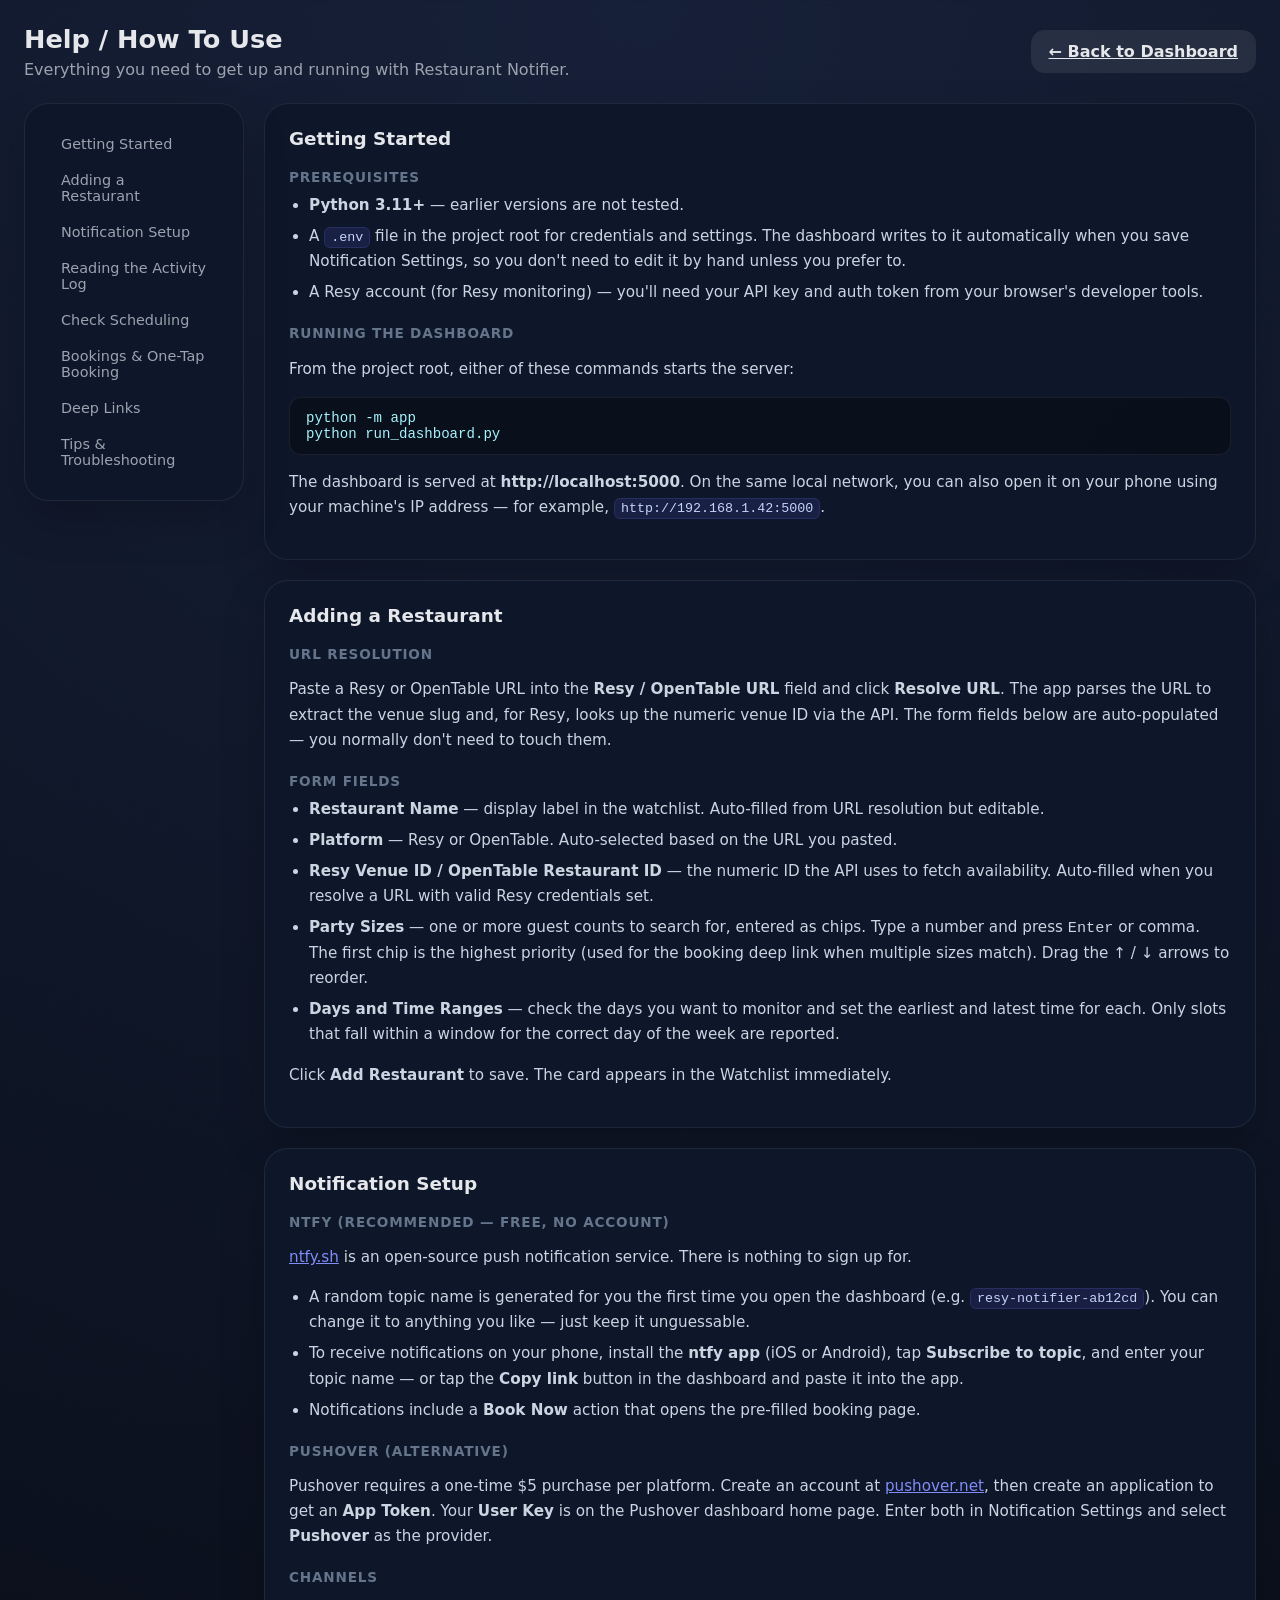
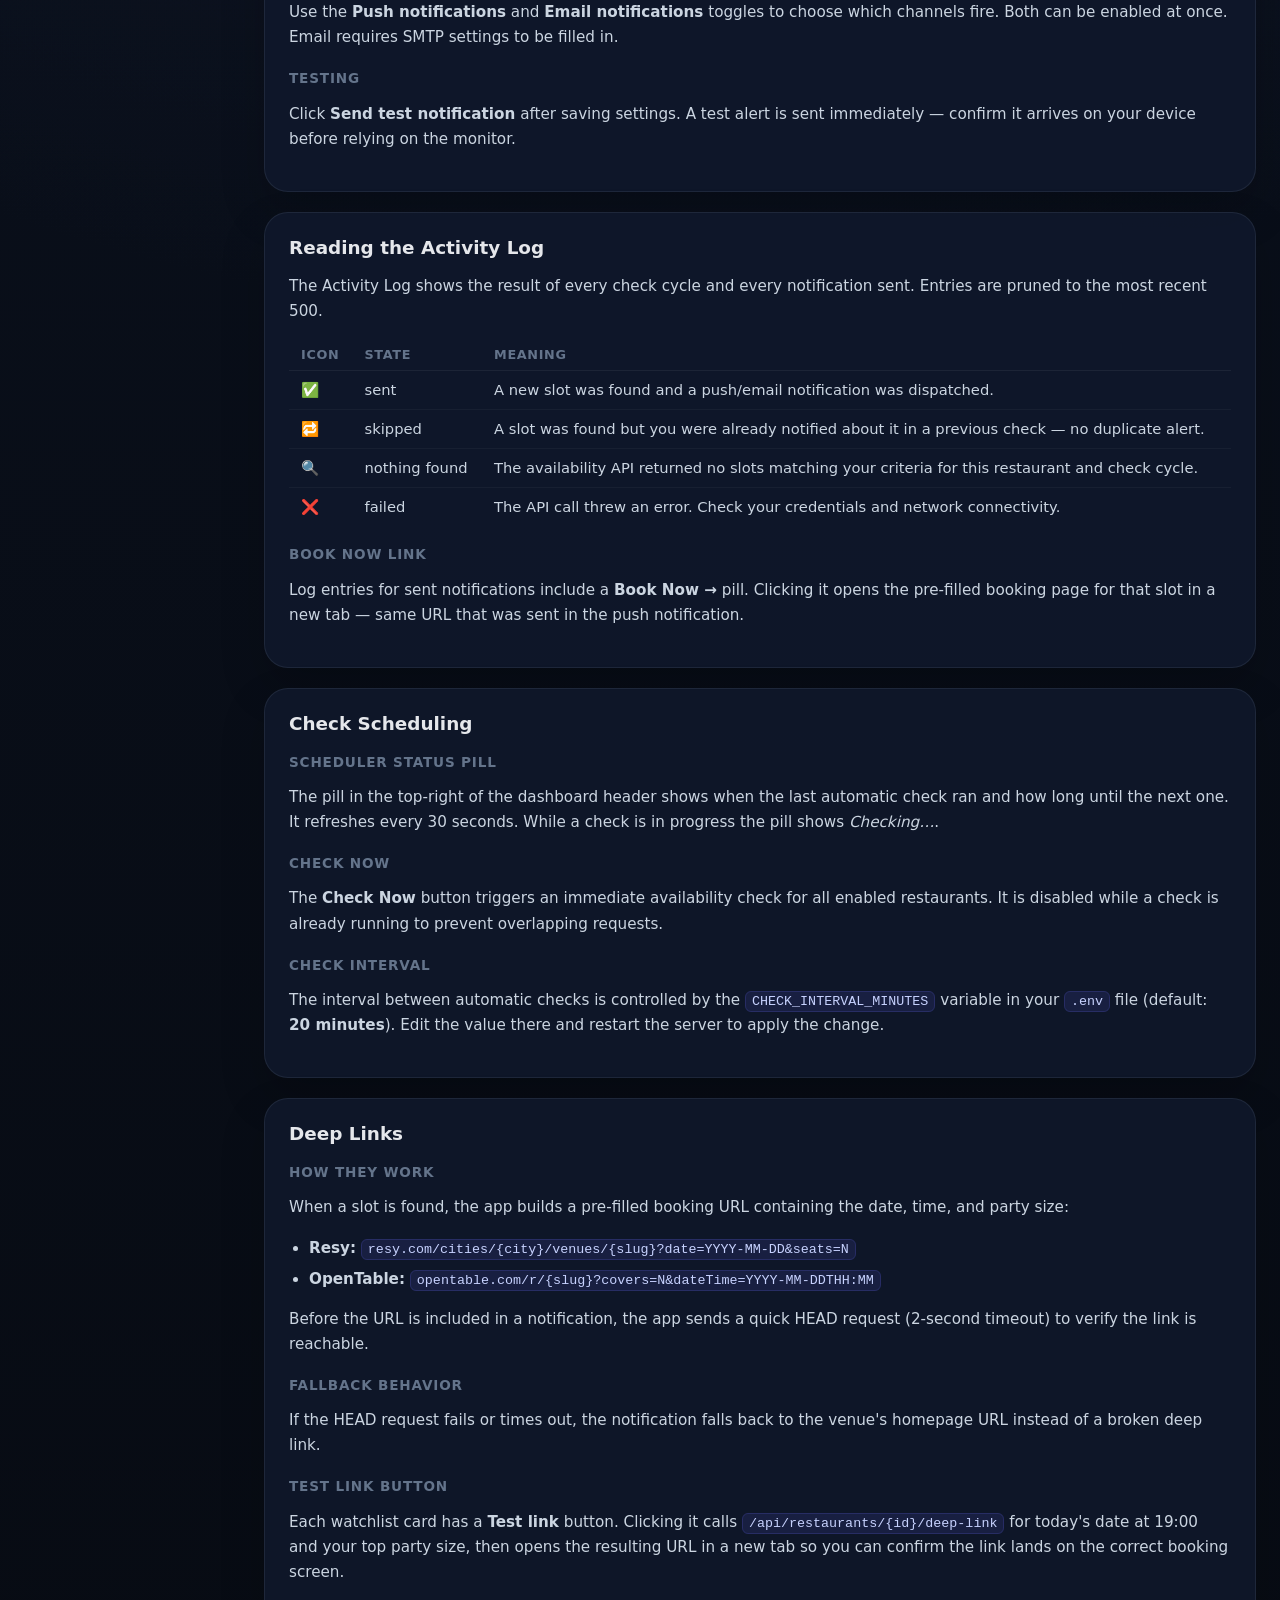
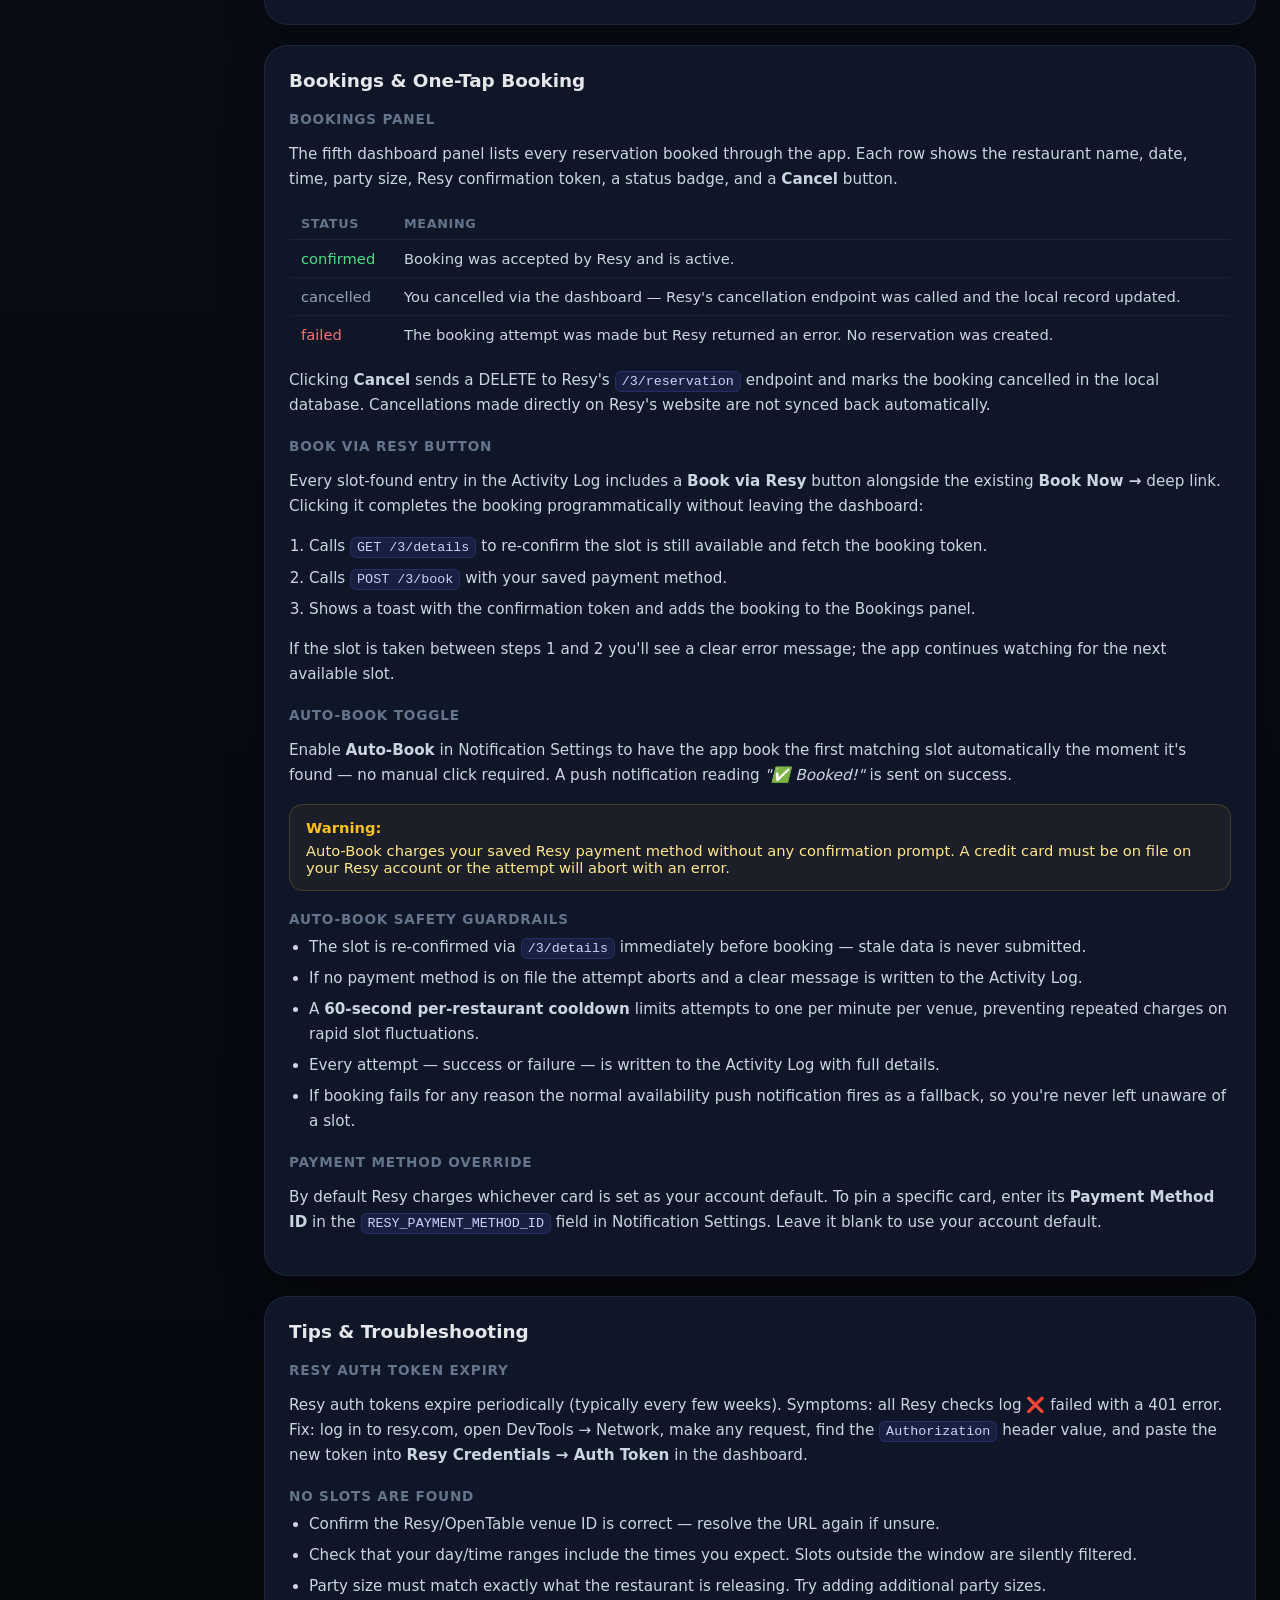
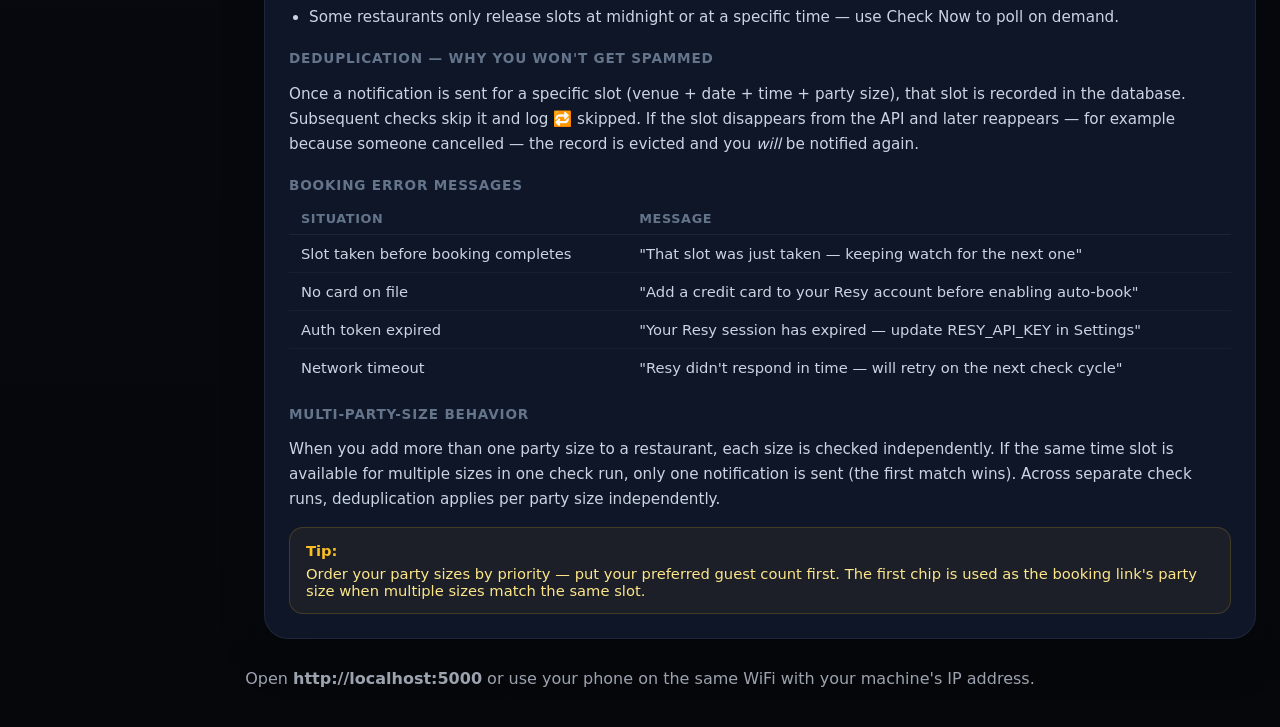
<file: templates/help.html>
<!DOCTYPE html>
<html lang="en">
<head>
  <meta charset="UTF-8" />
  <meta name="viewport" content="width=device-width, initial-scale=1.0" />
  <title>Help — Restaurant Notifier</title>
  <link rel="stylesheet" href="/static/style.css" />
  <style>
    .help-layout {
      display: grid;
      gap: 20px;
      grid-template-columns: 220px 1fr;
      align-items: start;
    }

    .help-toc {
      position: sticky;
      top: 24px;
    }

    .help-toc ul {
      list-style: none;
      margin: 0;
      padding: 0;
      display: grid;
      gap: 4px;
    }

    .help-toc li a {
      display: block;
      padding: 8px 12px;
      border-radius: 10px;
      color: #9ca3af;
      text-decoration: none;
      font-size: 0.9rem;
      transition: background 0.15s, color 0.15s;
    }

    .help-toc li a:hover {
      background: rgba(255, 255, 255, 0.05);
      color: #e5e7eb;
    }

    .help-body {
      display: grid;
      gap: 20px;
    }

    .help-section {
      scroll-margin-top: 24px;
    }

    .help-section h2 {
      margin: 0 0 16px;
      font-size: 1.15rem;
    }

    .help-section h3 {
      margin: 20px 0 8px;
      font-size: 0.85rem;
      font-weight: 600;
      text-transform: uppercase;
      letter-spacing: 0.06em;
      color: #64748b;
    }

    .help-section p,
    .help-section li {
      color: #cbd5e1;
      line-height: 1.65;
      font-size: 0.95rem;
    }

    .help-section ul,
    .help-section ol {
      margin: 8px 0 0;
      padding-left: 20px;
      display: grid;
      gap: 6px;
    }

    code {
      font-family: "Cascadia Code", "Fira Code", ui-monospace, monospace;
      font-size: 0.88em;
      padding: 2px 6px;
      border-radius: 6px;
      background: rgba(99, 102, 241, 0.12);
      color: #c7d2fe;
      border: 1px solid rgba(99, 102, 241, 0.2);
    }

    .cmd-block {
      display: block;
      width: 100%;
      margin: 10px 0;
      padding: 12px 16px;
      border-radius: 12px;
      background: rgba(0, 0, 0, 0.35);
      border: 1px solid rgba(255, 255, 255, 0.07);
      color: #a5f3fc;
      font-family: "Cascadia Code", "Fira Code", ui-monospace, monospace;
      font-size: 0.88rem;
      white-space: pre;
      overflow-x: auto;
    }

    .log-table {
      width: 100%;
      border-collapse: collapse;
      margin-top: 10px;
      font-size: 0.92rem;
    }

    .log-table th {
      text-align: left;
      padding: 8px 12px;
      color: #64748b;
      font-size: 0.8rem;
      font-weight: 600;
      text-transform: uppercase;
      letter-spacing: 0.05em;
      border-bottom: 1px solid rgba(255, 255, 255, 0.06);
    }

    .log-table td {
      padding: 10px 12px;
      color: #cbd5e1;
      border-bottom: 1px solid rgba(255, 255, 255, 0.04);
      vertical-align: top;
    }

    .log-table tr:last-child td {
      border-bottom: none;
    }

    .callout {
      display: grid;
      gap: 6px;
      padding: 14px 16px;
      border-radius: 14px;
      background: rgba(251, 191, 36, 0.06);
      border: 1px solid rgba(251, 191, 36, 0.18);
      color: #fde68a;
      font-size: 0.92rem;
      margin-top: 12px;
    }

    .callout strong {
      color: #fbbf24;
    }

    @media (max-width: 860px) {
      .help-layout {
        grid-template-columns: 1fr;
      }
      .help-toc {
        position: static;
      }
    }
  </style>
</head>
<body>
  <div class="page-shell">
    <header class="app-header">
      <div>
        <h1>Help / How To Use</h1>
        <p>Everything you need to get up and running with Restaurant Notifier.</p>
      </div>
      <a href="/" class="button button-secondary">← Back to Dashboard</a>
    </header>

    <div class="help-layout">

      <!-- Table of Contents -->
      <nav class="panel help-toc" aria-label="Page sections">
        <ul>
          <li><a href="#getting-started">Getting Started</a></li>
          <li><a href="#adding-restaurant">Adding a Restaurant</a></li>
          <li><a href="#notifications">Notification Setup</a></li>
          <li><a href="#activity-log">Reading the Activity Log</a></li>
          <li><a href="#scheduling">Check Scheduling</a></li>
          <li><a href="#bookings">Bookings &amp; One-Tap Booking</a></li>
          <li><a href="#deep-links">Deep Links</a></li>
          <li><a href="#tips">Tips &amp; Troubleshooting</a></li>
        </ul>
      </nav>

      <div class="help-body">

        <!-- Getting Started -->
        <section id="getting-started" class="panel help-section">
          <h2>Getting Started</h2>

          <h3>Prerequisites</h3>
          <ul>
            <li><strong>Python 3.11+</strong> — earlier versions are not tested.</li>
            <li>A <code>.env</code> file in the project root for credentials and settings. The dashboard writes to it automatically when you save Notification Settings, so you don't need to edit it by hand unless you prefer to.</li>
            <li>A Resy account (for Resy monitoring) — you'll need your API key and auth token from your browser's developer tools.</li>
          </ul>

          <h3>Running the dashboard</h3>
          <p>From the project root, either of these commands starts the server:</p>
          <code class="cmd-block">python -m app
python run_dashboard.py</code>
          <p>The dashboard is served at <strong>http://localhost:5000</strong>. On the same local network, you can also open it on your phone using your machine's IP address — for example, <code>http://192.168.1.42:5000</code>.</p>
        </section>

        <!-- Adding a Restaurant -->
        <section id="adding-restaurant" class="panel help-section">
          <h2>Adding a Restaurant</h2>

          <h3>URL resolution</h3>
          <p>Paste a Resy or OpenTable URL into the <strong>Resy / OpenTable URL</strong> field and click <strong>Resolve URL</strong>. The app parses the URL to extract the venue slug and, for Resy, looks up the numeric venue ID via the API. The form fields below are auto-populated — you normally don't need to touch them.</p>

          <h3>Form fields</h3>
          <ul>
            <li><strong>Restaurant Name</strong> — display label in the watchlist. Auto-filled from URL resolution but editable.</li>
            <li><strong>Platform</strong> — Resy or OpenTable. Auto-selected based on the URL you pasted.</li>
            <li><strong>Resy Venue ID / OpenTable Restaurant ID</strong> — the numeric ID the API uses to fetch availability. Auto-filled when you resolve a URL with valid Resy credentials set.</li>
            <li><strong>Party Sizes</strong> — one or more guest counts to search for, entered as chips. Type a number and press <kbd>Enter</kbd> or comma. The first chip is the highest priority (used for the booking deep link when multiple sizes match). Drag the ↑ / ↓ arrows to reorder.</li>
            <li><strong>Days and Time Ranges</strong> — check the days you want to monitor and set the earliest and latest time for each. Only slots that fall within a window for the correct day of the week are reported.</li>
          </ul>

          <p>Click <strong>Add Restaurant</strong> to save. The card appears in the Watchlist immediately.</p>
        </section>

        <!-- Notification Setup -->
        <section id="notifications" class="panel help-section">
          <h2>Notification Setup</h2>

          <h3>ntfy (recommended — free, no account)</h3>
          <p><a href="https://ntfy.sh" style="color:#818cf8">ntfy.sh</a> is an open-source push notification service. There is nothing to sign up for.</p>
          <ul>
            <li>A random topic name is generated for you the first time you open the dashboard (e.g. <code>resy-notifier-ab12cd</code>). You can change it to anything you like — just keep it unguessable.</li>
            <li>To receive notifications on your phone, install the <strong>ntfy app</strong> (iOS or Android), tap <strong>Subscribe to topic</strong>, and enter your topic name — or tap the <strong>Copy link</strong> button in the dashboard and paste it into the app.</li>
            <li>Notifications include a <strong>Book Now</strong> action that opens the pre-filled booking page.</li>
          </ul>

          <h3>Pushover (alternative)</h3>
          <p>Pushover requires a one-time $5 purchase per platform. Create an account at <a href="https://pushover.net" style="color:#818cf8">pushover.net</a>, then create an application to get an <strong>App Token</strong>. Your <strong>User Key</strong> is on the Pushover dashboard home page. Enter both in Notification Settings and select <strong>Pushover</strong> as the provider.</p>

          <h3>Channels</h3>
          <p>Use the <strong>Push notifications</strong> and <strong>Email notifications</strong> toggles to choose which channels fire. Both can be enabled at once. Email requires SMTP settings to be filled in.</p>

          <h3>Testing</h3>
          <p>Click <strong>Send test notification</strong> after saving settings. A test alert is sent immediately — confirm it arrives on your device before relying on the monitor.</p>
        </section>

        <!-- Activity Log -->
        <section id="activity-log" class="panel help-section">
          <h2>Reading the Activity Log</h2>
          <p>The Activity Log shows the result of every check cycle and every notification sent. Entries are pruned to the most recent 500.</p>

          <table class="log-table">
            <thead>
              <tr>
                <th>Icon</th>
                <th>State</th>
                <th>Meaning</th>
              </tr>
            </thead>
            <tbody>
              <tr>
                <td>✅</td>
                <td>sent</td>
                <td>A new slot was found and a push/email notification was dispatched.</td>
              </tr>
              <tr>
                <td>🔁</td>
                <td>skipped</td>
                <td>A slot was found but you were already notified about it in a previous check — no duplicate alert.</td>
              </tr>
              <tr>
                <td>🔍</td>
                <td>nothing found</td>
                <td>The availability API returned no slots matching your criteria for this restaurant and check cycle.</td>
              </tr>
              <tr>
                <td>❌</td>
                <td>failed</td>
                <td>The API call threw an error. Check your credentials and network connectivity.</td>
              </tr>
            </tbody>
          </table>

          <h3>Book Now link</h3>
          <p>Log entries for sent notifications include a <strong>Book Now →</strong> pill. Clicking it opens the pre-filled booking page for that slot in a new tab — same URL that was sent in the push notification.</p>
        </section>

        <!-- Check Scheduling -->
        <section id="scheduling" class="panel help-section">
          <h2>Check Scheduling</h2>

          <h3>Scheduler status pill</h3>
          <p>The pill in the top-right of the dashboard header shows when the last automatic check ran and how long until the next one. It refreshes every 30 seconds. While a check is in progress the pill shows <em>Checking…</em>.</p>

          <h3>Check Now</h3>
          <p>The <strong>Check Now</strong> button triggers an immediate availability check for all enabled restaurants. It is disabled while a check is already running to prevent overlapping requests.</p>

          <h3>Check interval</h3>
          <p>The interval between automatic checks is controlled by the <code>CHECK_INTERVAL_MINUTES</code> variable in your <code>.env</code> file (default: <strong>20 minutes</strong>). Edit the value there and restart the server to apply the change.</p>
        </section>

        <!-- Deep Links -->
        <section id="deep-links" class="panel help-section">
          <h2>Deep Links</h2>

          <h3>How they work</h3>
          <p>When a slot is found, the app builds a pre-filled booking URL containing the date, time, and party size:</p>
          <ul>
            <li><strong>Resy:</strong> <code>resy.com/cities/{city}/venues/{slug}?date=YYYY-MM-DD&amp;seats=N</code></li>
            <li><strong>OpenTable:</strong> <code>opentable.com/r/{slug}?covers=N&amp;dateTime=YYYY-MM-DDTHH:MM</code></li>
          </ul>
          <p>Before the URL is included in a notification, the app sends a quick HEAD request (2-second timeout) to verify the link is reachable.</p>

          <h3>Fallback behavior</h3>
          <p>If the HEAD request fails or times out, the notification falls back to the venue's homepage URL instead of a broken deep link.</p>

          <h3>Test Link button</h3>
          <p>Each watchlist card has a <strong>Test link</strong> button. Clicking it calls <code>/api/restaurants/{id}/deep-link</code> for today's date at 19:00 and your top party size, then opens the resulting URL in a new tab so you can confirm the link lands on the correct booking screen.</p>
        </section>

        <!-- Bookings & One-Tap Booking -->
        <section id="bookings" class="panel help-section">
          <h2>Bookings &amp; One-Tap Booking</h2>

          <h3>Bookings panel</h3>
          <p>The fifth dashboard panel lists every reservation booked through the app. Each row shows the restaurant name, date, time, party size, Resy confirmation token, a status badge, and a <strong>Cancel</strong> button.</p>

          <table class="log-table">
            <thead>
              <tr>
                <th>Status</th>
                <th>Meaning</th>
              </tr>
            </thead>
            <tbody>
              <tr>
                <td style="color:#4ade80">confirmed</td>
                <td>Booking was accepted by Resy and is active.</td>
              </tr>
              <tr>
                <td style="color:#94a3b8">cancelled</td>
                <td>You cancelled via the dashboard — Resy's cancellation endpoint was called and the local record updated.</td>
              </tr>
              <tr>
                <td style="color:#f87171">failed</td>
                <td>The booking attempt was made but Resy returned an error. No reservation was created.</td>
              </tr>
            </tbody>
          </table>

          <p>Clicking <strong>Cancel</strong> sends a DELETE to Resy's <code>/3/reservation</code> endpoint and marks the booking cancelled in the local database. Cancellations made directly on Resy's website are not synced back automatically.</p>

          <h3>Book via Resy button</h3>
          <p>Every slot-found entry in the Activity Log includes a <strong>Book via Resy</strong> button alongside the existing <strong>Book Now →</strong> deep link. Clicking it completes the booking programmatically without leaving the dashboard:</p>
          <ol>
            <li>Calls <code>GET /3/details</code> to re-confirm the slot is still available and fetch the booking token.</li>
            <li>Calls <code>POST /3/book</code> with your saved payment method.</li>
            <li>Shows a toast with the confirmation token and adds the booking to the Bookings panel.</li>
          </ol>
          <p>If the slot is taken between steps 1 and 2 you'll see a clear error message; the app continues watching for the next available slot.</p>

          <h3>Auto-Book toggle</h3>
          <p>Enable <strong>Auto-Book</strong> in Notification Settings to have the app book the first matching slot automatically the moment it's found — no manual click required. A push notification reading <em>"✅ Booked!"</em> is sent on success.</p>

          <div class="callout">
            <strong>Warning:</strong> Auto-Book charges your saved Resy payment method without any confirmation prompt. A credit card must be on file on your Resy account or the attempt will abort with an error.
          </div>

          <h3>Auto-Book safety guardrails</h3>
          <ul>
            <li>The slot is re-confirmed via <code>/3/details</code> immediately before booking — stale data is never submitted.</li>
            <li>If no payment method is on file the attempt aborts and a clear message is written to the Activity Log.</li>
            <li>A <strong>60-second per-restaurant cooldown</strong> limits attempts to one per minute per venue, preventing repeated charges on rapid slot fluctuations.</li>
            <li>Every attempt — success or failure — is written to the Activity Log with full details.</li>
            <li>If booking fails for any reason the normal availability push notification fires as a fallback, so you're never left unaware of a slot.</li>
          </ul>

          <h3>Payment method override</h3>
          <p>By default Resy charges whichever card is set as your account default. To pin a specific card, enter its <strong>Payment Method ID</strong> in the <code>RESY_PAYMENT_METHOD_ID</code> field in Notification Settings. Leave it blank to use your account default.</p>
        </section>

        <!-- Tips & Troubleshooting -->
        <section id="tips" class="panel help-section">
          <h2>Tips &amp; Troubleshooting</h2>

          <h3>Resy auth token expiry</h3>
          <p>Resy auth tokens expire periodically (typically every few weeks). Symptoms: all Resy checks log ❌ failed with a 401 error. Fix: log in to resy.com, open DevTools → Network, make any request, find the <code>Authorization</code> header value, and paste the new token into <strong>Resy Credentials → Auth Token</strong> in the dashboard.</p>

          <h3>No slots are found</h3>
          <ul>
            <li>Confirm the Resy/OpenTable venue ID is correct — resolve the URL again if unsure.</li>
            <li>Check that your day/time ranges include the times you expect. Slots outside the window are silently filtered.</li>
            <li>Party size must match exactly what the restaurant is releasing. Try adding additional party sizes.</li>
            <li>Some restaurants only release slots at midnight or at a specific time — use Check Now to poll on demand.</li>
          </ul>

          <h3>Deduplication — why you won't get spammed</h3>
          <p>Once a notification is sent for a specific slot (venue + date + time + party size), that slot is recorded in the database. Subsequent checks skip it and log 🔁 skipped. If the slot disappears from the API and later reappears — for example because someone cancelled — the record is evicted and you <em>will</em> be notified again.</p>

          <h3>Booking error messages</h3>
          <table class="log-table">
            <thead>
              <tr>
                <th>Situation</th>
                <th>Message</th>
              </tr>
            </thead>
            <tbody>
              <tr>
                <td>Slot taken before booking completes</td>
                <td>"That slot was just taken — keeping watch for the next one"</td>
              </tr>
              <tr>
                <td>No card on file</td>
                <td>"Add a credit card to your Resy account before enabling auto-book"</td>
              </tr>
              <tr>
                <td>Auth token expired</td>
                <td>"Your Resy session has expired — update RESY_API_KEY in Settings"</td>
              </tr>
              <tr>
                <td>Network timeout</td>
                <td>"Resy didn't respond in time — will retry on the next check cycle"</td>
              </tr>
            </tbody>
          </table>

          <h3>Multi-party-size behavior</h3>
          <p>When you add more than one party size to a restaurant, each size is checked independently. If the same time slot is available for multiple sizes in one check run, only one notification is sent (the first match wins). Across separate check runs, deduplication applies per party size independently.</p>

          <div class="callout">
            <strong>Tip:</strong> Order your party sizes by priority — put your preferred guest count first. The first chip is used as the booking link's party size when multiple sizes match the same slot.
          </div>
        </section>

      </div><!-- /.help-body -->
    </div><!-- /.help-layout -->

    <footer class="app-footer">
      <p>Open <strong>http://localhost:5000</strong> or use your phone on the same WiFi with your machine's IP address.</p>
    </footer>
  </div>
  <!-- No JS required on this page -->
</body>
</html>
</file>
<file: static/style.css>
* {
  box-sizing: border-box;
}

:root {
  color-scheme: dark;
  font-family: Inter, system-ui, -apple-system, BlinkMacSystemFont, "Segoe UI", sans-serif;
  background: #090b10;
  color: #e5e7eb;
}

body {
  margin: 0;
  min-height: 100vh;
  background: radial-gradient(circle at top, rgba(88, 111, 194, 0.15), transparent 35%),
    linear-gradient(180deg, #0b1220 0%, #05070b 100%);
}

.page-shell {
  max-width: 1300px;
  margin: 0 auto;
  padding: 24px;
}

.app-header,
.section-header {
  display: flex;
  align-items: center;
  justify-content: space-between;
  gap: 16px;
}

.app-header {
  margin-bottom: 24px;
}

.app-header h1,
.section-header h2 {
  margin: 0;
  font-size: 1.6rem;
}

.app-header p {
  margin: 6px 0 0;
  color: #9ca3af;
}

.header-controls {
  display: flex;
  align-items: center;
  gap: 10px;
}

.status-pill {
  display: inline-flex;
  padding: 10px 14px;
  border-radius: 999px;
  background: rgba(255, 255, 255, 0.06);
  border: 1px solid rgba(255, 255, 255, 0.08);
  color: #d1d5db;
  font-size: 0.95rem;
}

.user-pill {
  display: inline-flex;
  padding: 6px 12px;
  border-radius: 999px;
  background: rgba(99, 102, 241, 0.15);
  border: 1px solid rgba(99, 102, 241, 0.25);
  color: #a5b4fc;
  font-size: 0.85rem;
}

.dashboard-grid {
  display: grid;
  gap: 20px;
  grid-template-columns: 1fr 1.25fr;
}

.panel {
  background: rgba(15, 23, 42, 0.96);
  border: 1px solid rgba(148, 163, 184, 0.12);
  border-radius: 24px;
  padding: 24px;
  box-shadow: 0 20px 45px rgba(0, 0, 0, 0.18);
}

.panel-highlight {
  grid-column: 1 / -1;
}

.panel-card-list {
  min-height: 360px;
}

.panel-log,
.panel-settings {
  grid-column: 1 / -1;
}

.card-list,
.log-list {
  display: grid;
  gap: 16px;
}

.restaurant-card {
  background: rgba(30, 41, 59, 0.96);
  border: 1px solid rgba(148, 163, 184, 0.12);
  border-radius: 18px;
  padding: 18px;
}

.card-header {
  display: flex;
  justify-content: space-between;
  gap: 16px;
  align-items: center;
}

.card-header strong {
  font-size: 1rem;
}

.platform-badge,
.status-chip {
  display: inline-flex;
  align-items: center;
  gap: 6px;
  padding: 6px 10px;
  border-radius: 999px;
  font-size: 0.8rem;
  letter-spacing: 0.01em;
}

.platform-badge {
  background: rgba(99, 102, 241, 0.15);
  color: #c7d2fe;
}

.status-chip {
  background: rgba(34, 197, 94, 0.16);
  color: #a7f3d0;
}

.avail-badge {
  display: inline-flex;
  align-items: center;
  padding: 6px 10px;
  border-radius: 999px;
  font-size: 0.8rem;
  font-weight: 600;
  letter-spacing: 0.01em;
}

.avail-badge-some {
  background: rgba(34, 197, 94, 0.16);
  color: #a7f3d0;
}

.avail-badge-none {
  background: rgba(148, 163, 184, 0.12);
  color: #64748b;
}

.card-body,
.restaurant-form,
.settings-form {
  margin-top: 18px;
}

.summary-row {
  display: grid;
  gap: 10px;
  grid-template-columns: repeat(2, minmax(0, 1fr));
}

.summary-item {
  background: rgba(255, 255, 255, 0.03);
  border: 1px solid rgba(255, 255, 255, 0.06);
  border-radius: 14px;
  padding: 12px 14px;
  color: #cbd5e1;
  font-size: 0.95rem;
}

.button {
  display: inline-flex;
  align-items: center;
  justify-content: center;
  border: none;
  border-radius: 14px;
  padding: 12px 18px;
  cursor: pointer;
  font-weight: 600;
  color: #e5e7eb;
  background: rgba(148, 163, 184, 0.15);
  transition: background 0.2s ease, transform 0.2s ease;
}

.button:hover {
  background: rgba(148, 163, 184, 0.24);
  transform: translateY(-1px);
}

.button-primary {
  background: #4f46e5;
}

.button-primary:hover {
  background: #4338ca;
}

.button-secondary {
  background: rgba(255,255,255,0.08);
}

.btn-delete {
  background: #e53935;
  border-radius: 6px;
  padding: 10px 16px;
  gap: 6px;
  color: #ffffff;
  font-weight: 500;
  transition: background 0.15s ease, transform 0.15s ease;
}

.btn-delete:hover {
  background: #c62828;
  transform: translateY(-1px);
}

.btn-delete:active {
  background: #b01a1a;
  transform: none;
}

/* iOS-style toggle switch — button wrapper keeps .button for mobile touch target + layout */
.toggle-switch {
  background: none;
  padding: 0;
  border-radius: 0;
  transition: none;
}

.toggle-switch:hover {
  background: none;
  transform: none;
}

.toggle-switch:focus-visible {
  outline: none;
}

.toggle-track {
  position: relative;
  width: 64px;
  height: 28px;
  border-radius: 999px;
  background: #e53935;
  transition: background 0.2s ease;
  display: block;
  flex-shrink: 0;
}

.toggle-switch:focus-visible .toggle-track {
  outline: 2px solid #818cf8;
  outline-offset: 2px;
}

.toggle-switch[aria-pressed="true"] .toggle-track {
  background: #43a047;
}

.toggle-thumb {
  position: absolute;
  top: 2px;
  left: 2px;
  width: 24px;
  height: 24px;
  border-radius: 50%;
  background: #ffffff;
  box-shadow: 0 1px 3px rgba(0, 0, 0, 0.3);
  transition: transform 0.2s ease;
  pointer-events: none;
}

.toggle-switch[aria-pressed="true"] .toggle-thumb {
  transform: translateX(36px);
}

.toggle-label-text {
  position: absolute;
  top: 50%;
  transform: translateY(-50%);
  font-size: 11px;
  font-weight: 500;
  color: #ffffff;
  line-height: 1;
  pointer-events: none;
  right: 10px;
}

.toggle-switch[aria-pressed="true"] .toggle-label-text {
  right: auto;
  left: 10px;
}

.form-group {
  display: grid;
  gap: 8px;
  margin-bottom: 16px;
}

.form-group label {
  font-size: 0.95rem;
  color: #cbd5e1;
}

.form-group input,
.form-group select,
.form-group textarea {
  width: 100%;
  border: 1px solid rgba(255, 255, 255, 0.1);
  background: rgba(15, 23, 42, 0.98);
  color: #e5e7eb;
  border-radius: 12px;
  padding: 12px 14px;
}

.form-group input:focus,
.form-group select:focus,
.form-group textarea:focus {
  outline: none;
  border-color: rgba(99, 102, 241, 0.7);
  box-shadow: 0 0 0 3px rgba(99, 102, 241, 0.12);
}

.checkbox-grid {
  display: grid;
  grid-template-columns: repeat(4, minmax(0, 1fr));
  gap: 10px;
}

.checkbox-grid label {
  display: flex;
  align-items: center;
  gap: 10px;
  font-size: 0.95rem;
  color: #d1d5db;
}

.days-time-grid {
  display: flex;
  flex-direction: column;
  gap: 12px;
}

.day-time-row {
  display: flex;
  align-items: center;
  gap: 12px;
}

.day-time-row input[type="checkbox"] {
  margin: 0;
}

.day-time-row label {
  min-width: 80px;
  font-size: 0.95rem;
  color: #d1d5db;
}

.day-time-row input[type="time"] {
  flex: 1;
}

.time-row {
  display: grid;
  grid-template-columns: repeat(2, minmax(0, 1fr));
  gap: 16px;
}

.message {
  margin-top: 14px;
  padding: 14px;
  border-radius: 16px;
  background: rgba(30, 41, 59, 0.9);
  border: 1px solid rgba(148, 163, 184, 0.14);
  color: #e2e8f0;
}

.message.error {
  border-color: rgba(248, 113, 113, 0.3);
  background: rgba(239, 68, 68, 0.12);
}

.message.success {
  border-color: rgba(52, 211, 153, 0.3);
  background: rgba(34, 197, 94, 0.12);
}

.log-item {
  border-radius: 16px;
  padding: 14px;
  background: rgba(15, 23, 42, 0.9);
  border: 1px solid rgba(148, 163, 184, 0.08);
  display: grid;
  gap: 8px;
}

.log-item.highlight {
  border-color: rgba(16, 185, 129, 0.35);
  background: rgba(16, 185, 129, 0.12);
}

.log-item time {
  color: #9ca3af;
  font-size: 0.85rem;
}

.log-item p {
  margin: 0;
  color: inherit;
}

.settings-form {
  display: grid;
}

.edit-panel {
  margin-top: 16px;
  padding: 16px;
  background: rgba(255, 255, 255, 0.02);
  border-radius: 16px;
}

.edit-panel.hidden {
  display: none;
}

.edit-actions {
  display: flex;
  flex-wrap: wrap;
  gap: 12px;
  margin-top: 16px;
}

.app-footer {
  margin-top: 30px;
  text-align: center;
  color: #9ca3af;
}

.settings-section {
  margin-bottom: 28px;
}

.settings-section h3 {
  margin: 0 0 16px;
  font-size: 0.9rem;
  font-weight: 600;
  text-transform: uppercase;
  letter-spacing: 0.06em;
  color: #64748b;
}

.toggle-row {
  display: flex;
  gap: 24px;
  flex-wrap: wrap;
}

.toggle-label {
  display: flex;
  align-items: center;
  gap: 10px;
  font-size: 0.95rem;
  color: #d1d5db;
  cursor: pointer;
}

.toggle-label input[type="checkbox"] {
  width: 16px;
  height: 16px;
  accent-color: #4f46e5;
}

.input-with-action {
  display: flex;
  gap: 10px;
}

.input-with-action input {
  flex: 1;
}

.test-notification-row {
  margin-bottom: 28px;
  display: flex;
  flex-direction: column;
  gap: 12px;
  align-items: flex-start;
}

.log-item.level-error {
  border-color: rgba(248, 113, 113, 0.3);
  background: rgba(239, 68, 68, 0.08);
}

.book-now-link {
  display: inline-flex;
  align-items: center;
  font-size: 0.8rem;
  font-weight: 600;
  color: #818cf8;
  text-decoration: none;
  padding: 4px 10px;
  border: 1px solid rgba(99, 102, 241, 0.3);
  border-radius: 8px;
  background: rgba(99, 102, 241, 0.1);
  transition: background 0.15s ease;
  align-self: flex-start;
}

.book-now-link:hover {
  background: rgba(99, 102, 241, 0.2);
  color: #a5b4fc;
}

.chip-input-container {
  display: flex;
  flex-wrap: wrap;
  gap: 8px;
  padding: 8px 10px;
  border: 1px solid rgba(255, 255, 255, 0.1);
  border-radius: 12px;
  background: rgba(15, 23, 42, 0.98);
  min-height: 48px;
  align-items: center;
  cursor: text;
}

.chip-input-container:focus-within {
  border-color: rgba(99, 102, 241, 0.7);
  box-shadow: 0 0 0 3px rgba(99, 102, 241, 0.12);
}

.chip {
  display: inline-flex;
  align-items: center;
  gap: 3px;
  padding: 4px 6px 4px 8px;
  border-radius: 8px;
  background: rgba(99, 102, 241, 0.18);
  border: 1px solid rgba(99, 102, 241, 0.35);
  color: #c7d2fe;
  font-size: 0.85rem;
  user-select: none;
}

.chip-ordinal {
  color: #818cf8;
  font-size: 0.72rem;
  margin-right: 2px;
}

.chip-value {
  font-weight: 700;
  margin-right: 2px;
}

.chip-btn {
  border: none;
  background: none;
  cursor: pointer;
  color: #818cf8;
  padding: 0 2px;
  font-size: 0.85rem;
  line-height: 1;
  border-radius: 4px;
  transition: color 0.15s;
}

.chip-btn:hover:not(:disabled) {
  color: #a5b4fc;
}

.chip-btn:disabled {
  color: #374151;
  cursor: default;
}

.chip-input-wrap {
  flex: 1;
  min-width: 90px;
}

.chip-text-input {
  width: 100%;
  border: none;
  background: transparent;
  color: #e5e7eb;
  padding: 4px 6px;
  font-size: 0.9rem;
  outline: none;
  -moz-appearance: textfield;
}

.chip-text-input::-webkit-outer-spin-button,
.chip-text-input::-webkit-inner-spin-button {
  -webkit-appearance: none;
}

.panel-bookings {
  grid-column: 1 / -1;
}

.bookings-list {
  overflow-x: auto;
}

.empty-state {
  color: #64748b;
  font-size: 0.95rem;
  margin: 0;
}

.bookings-table {
  width: 100%;
  border-collapse: collapse;
  font-size: 0.9rem;
}

.bookings-table th {
  text-align: left;
  padding: 10px 12px;
  color: #64748b;
  font-size: 0.8rem;
  font-weight: 600;
  text-transform: uppercase;
  letter-spacing: 0.05em;
  border-bottom: 1px solid rgba(148, 163, 184, 0.12);
}

.bookings-table td {
  padding: 12px 12px;
  border-bottom: 1px solid rgba(148, 163, 184, 0.07);
  color: #cbd5e1;
  vertical-align: middle;
}

.bookings-table tr:last-child td {
  border-bottom: none;
}

.token-cell {
  font-family: monospace;
  font-size: 0.82rem;
  color: #94a3b8;
  word-break: break-all;
}

.status-badge {
  display: inline-flex;
  align-items: center;
  padding: 3px 10px;
  border-radius: 999px;
  font-size: 0.78rem;
  font-weight: 600;
  text-transform: capitalize;
}

.status-confirmed {
  background: rgba(34, 197, 94, 0.16);
  color: #a7f3d0;
}

.status-cancelled {
  background: rgba(148, 163, 184, 0.12);
  color: #64748b;
}

.status-failed {
  background: rgba(239, 68, 68, 0.12);
  color: #fca5a5;
}

.btn-cancel-booking {
  padding: 6px 12px;
  font-size: 0.82rem;
  border-radius: 8px;
  background: rgba(239, 68, 68, 0.12);
  color: #fca5a5;
  border: 1px solid rgba(239, 68, 68, 0.25);
  font-weight: 500;
}

.btn-cancel-booking:hover {
  background: rgba(239, 68, 68, 0.22);
}

.btn-book-inline {
  padding: 5px 12px;
  font-size: 0.8rem;
  border-radius: 8px;
  background: rgba(99, 102, 241, 0.15);
  color: #c7d2fe;
  border: 1px solid rgba(99, 102, 241, 0.3);
  font-weight: 500;
  margin-left: 0;
  align-self: flex-start;
}

.btn-book-inline:hover {
  background: rgba(99, 102, 241, 0.25);
}

.btn-book-inline:disabled {
  opacity: 0.6;
  cursor: default;
}

.auto-book-warning {
  margin: 10px 0 0;
  padding: 12px 14px;
  border-radius: 12px;
  background: rgba(234, 179, 8, 0.08);
  border: 1px solid rgba(234, 179, 8, 0.25);
  color: #fde68a;
  font-size: 0.88rem;
  line-height: 1.5;
}

/* Toast notifications */
.toast {
  position: fixed;
  bottom: 24px;
  right: 24px;
  z-index: 9999;
  padding: 14px 20px;
  border-radius: 14px;
  font-size: 0.95rem;
  font-weight: 500;
  max-width: 380px;
  box-shadow: 0 8px 32px rgba(0, 0, 0, 0.4);
  opacity: 0;
  transform: translateY(12px);
  transition: opacity 0.25s ease, transform 0.25s ease;
  pointer-events: none;
}

.toast-visible {
  opacity: 1;
  transform: translateY(0);
}

.toast-success {
  background: rgba(16, 185, 129, 0.18);
  border: 1px solid rgba(16, 185, 129, 0.35);
  color: #a7f3d0;
}

.toast-error {
  background: rgba(239, 68, 68, 0.15);
  border: 1px solid rgba(239, 68, 68, 0.35);
  color: #fca5a5;
}

@media (max-width: 920px) {
  .dashboard-grid {
    grid-template-columns: 1fr;
  }
  .checkbox-grid {
    grid-template-columns: repeat(2, minmax(0, 1fr));
  }
}

@media (max-width: 620px) {
  .checkbox-grid {
    grid-template-columns: 1fr;
  }
}

@media (max-width: 768px) {
  /* Shell */
  .page-shell {
    padding: 16px;
  }

  /* Header: stack vertically so controls don't overflow */
  .app-header {
    flex-direction: column;
    align-items: flex-start;
    gap: 10px;
  }

  .header-controls {
    width: 100%;
    flex-wrap: wrap;
  }

  /* Status pill spans full row, centered */
  .status-pill {
    width: 100%;
    justify-content: center;
  }

  /* Touch targets: 44px minimum height on all buttons */
  .button {
    min-height: 44px;
  }

  /* Standalone form buttons full-width */
  #resolve-url,
  #restaurant-form > .button,
  #settings-form > .button {
    width: 100%;
  }

  /* Card header: stack name block and action buttons vertically */
  .card-header {
    flex-direction: column;
    align-items: flex-start;
    gap: 10px;
  }

  .card-header .edit-actions {
    width: 100%;
  }

  /* All edit-action buttons: 2-per-row, equal width */
  .edit-actions .button {
    flex: 1;
    min-width: calc(50% - 6px);
  }

  /* Day-time rows: 2-row grid so time inputs aren't squeezed */
  .day-time-row {
    display: grid;
    grid-template-columns: 24px 1fr 1fr;
    gap: 8px;
    align-items: center;
  }

  /* Day label spans both 1fr columns */
  .day-time-row > :nth-child(2) {
    grid-column: 2 / span 2;
    grid-row: 1;
    min-width: 0;
  }

  /* Earliest time: col 2, row 2 */
  .day-time-row > :nth-child(3) {
    grid-column: 2;
    grid-row: 2;
    width: 100%;
    min-width: 0;
  }

  /* Latest time: col 3, row 2 */
  .day-time-row > :nth-child(4) {
    grid-column: 3;
    grid-row: 2;
    width: 100%;
    min-width: 0;
  }

  /* ntfy topic + Copy link button: stack vertically */
  .input-with-action {
    flex-direction: column;
  }

  /* Book Now pill: prevent long URLs from overflowing log items */
  .book-now-link {
    max-width: 100%;
    word-break: break-all;
  }
}
</file>
